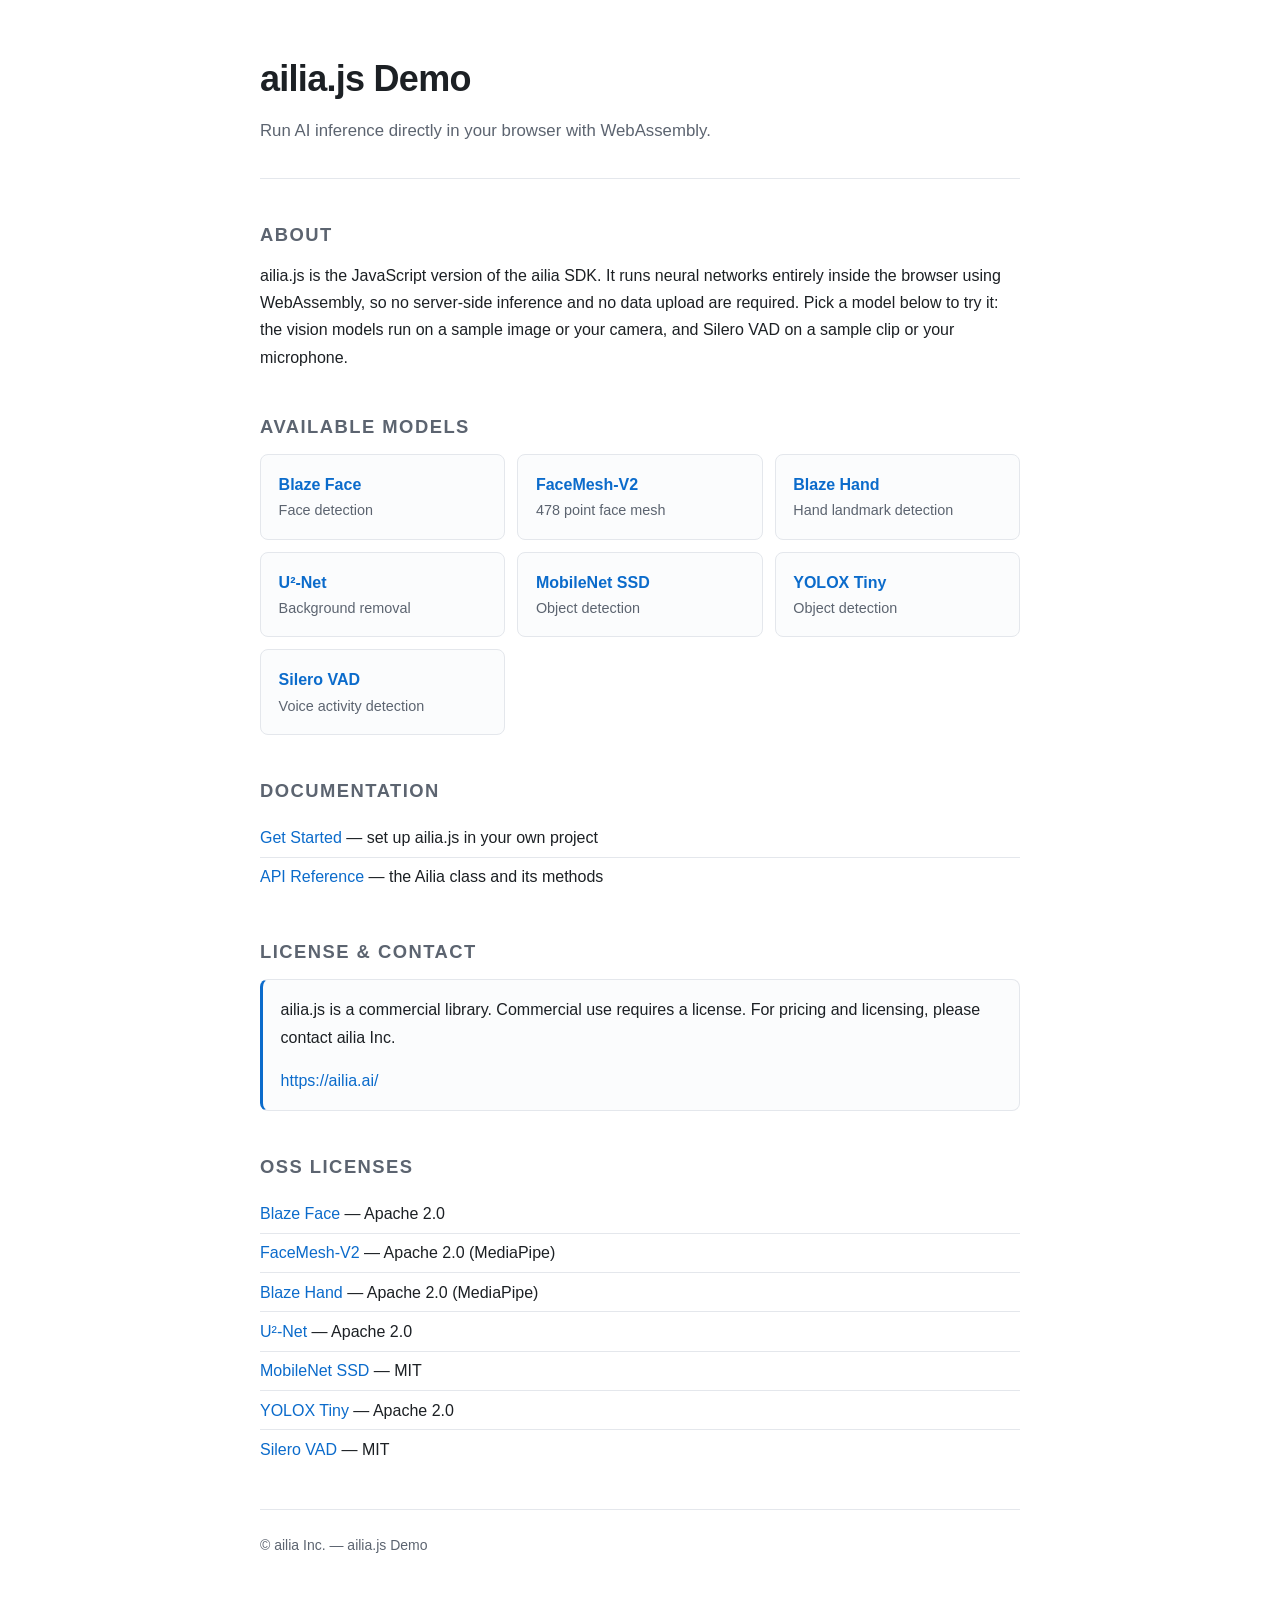
<file: index.html>
<!doctype html>
<html lang="en">

<head>
    <meta charset="utf-8" />
    <meta name="viewport" content="width=device-width, initial-scale=1" />
    <title>ailia.js Demo</title>
    <link rel="stylesheet" href="style.css" />
</head>

<body>
    <div class="page">

        <header class="site-header">
            <h1>ailia.js Demo</h1>
            <p class="tagline">Run AI inference directly in your browser with WebAssembly.</p>
        </header>

        <section>
            <h2>About</h2>
            <p>
                ailia.js is the JavaScript version of the ailia SDK. It runs neural networks
                entirely inside the browser using WebAssembly, so no server-side inference and
                no data upload are required. Pick a model below to try it: the vision models run
                on a sample image or your camera, and Silero VAD on a sample clip or your
                microphone.
            </p>
        </section>

        <section>
            <h2>Available models</h2>
            <div class="card-grid">
                <a class="card" href="blazeface/">
                    <span class="card-title">Blaze Face</span>
                    <span class="card-desc">Face detection</span>
                </a>
                <a class="card" href="facemesh_v2/">
                    <span class="card-title">FaceMesh-V2</span>
                    <span class="card-desc">478 point face mesh</span>
                </a>
                <a class="card" href="blazehand/">
                    <span class="card-title">Blaze Hand</span>
                    <span class="card-desc">Hand landmark detection</span>
                </a>
                <a class="card" href="u2netp/">
                    <span class="card-title">U&sup2;-Net</span>
                    <span class="card-desc">Background removal</span>
                </a>
                <a class="card" href="mobilenet_ssd/">
                    <span class="card-title">MobileNet SSD</span>
                    <span class="card-desc">Object detection</span>
                </a>
                <a class="card" href="yolox/">
                    <span class="card-title">YOLOX Tiny</span>
                    <span class="card-desc">Object detection</span>
                </a>
                <a class="card" href="silero_vad/">
                    <span class="card-title">Silero VAD</span>
                    <span class="card-desc">Voice activity detection</span>
                </a>
            </div>
        </section>

        <section>
            <h2>Documentation</h2>
            <ul class="link-list">
                <li><a href="https://docs.ailia.ai/en/js/">Get Started</a> &mdash; set up ailia.js in your own project</li>
                <li><a href="https://docs.ailia.ai/sdk/js/en/Ailia.html">API Reference</a> &mdash; the Ailia class and its methods</li>
            </ul>
        </section>

        <section>
            <h2>License &amp; contact</h2>
            <div class="note">
                <p>
                    ailia.js is a commercial library. Commercial use requires a license.
                    For pricing and licensing, please contact ailia Inc.
                </p>
                <p><a href="https://ailia.ai/">https://ailia.ai/</a></p>
            </div>
        </section>

        <section>
            <h2>OSS licenses</h2>
            <ul class="link-list">
                <li><a href="blazeface/LICENSE">Blaze Face</a> &mdash; Apache 2.0</li>
                <li><a href="facemesh_v2/LICENSE">FaceMesh-V2</a> &mdash; Apache 2.0 (MediaPipe)</li>
                <li><a href="blazehand/LICENSE">Blaze Hand</a> &mdash; Apache 2.0 (MediaPipe)</li>
                <li><a href="u2netp/LICENSE">U&sup2;-Net</a> &mdash; Apache 2.0</li>
                <li><a href="mobilenet_ssd/LICENSE">MobileNet SSD</a> &mdash; MIT</li>
                <li><a href="yolox/LICENSE">YOLOX Tiny</a> &mdash; Apache 2.0</li>
                <li><a href="silero_vad/LICENSE">Silero VAD</a> &mdash; MIT</li>
            </ul>
        </section>

        <footer class="site-footer">
            &copy; ailia Inc. &mdash; ailia.js Demo
        </footer>

    </div>
</body>

</html>
</file>
<file: style.css>
/* ailia.js Demo - shared stylesheet */

:root {
    --bg: #ffffff;
    --surface: #fbfcfd;
    --border: #e4e7ec;
    --text: #1c2024;
    --text-muted: #5c6470;
    --accent: #0b6bcb;
    --accent-hover: #095aab;
    --accent-soft: #f2f7fd;
    --error: #c62828;
    --radius: 8px;
    --mono: ui-monospace, SFMono-Regular, "SF Mono", Menlo, Consolas, monospace;
}

* {
    box-sizing: border-box;
}

body {
    margin: 0;
    padding: 0 1.5rem 4rem;
    background-color: var(--bg);
    color: var(--text);
    font-family: -apple-system, BlinkMacSystemFont, "Helvetica Neue",
        "Hiragino Sans", "Noto Sans JP", Arial, sans-serif;
    font-size: 16px;
    line-height: 1.7;
}

/* Layout ------------------------------------------------------------------ */

.page {
    max-width: 760px;
    margin: 0 auto;
}

/* Demo pages put the input and the result side by side, so they need more room */
.page--wide {
    max-width: 1080px;
}

.site-header {
    padding: 3rem 0 2rem;
    border-bottom: 1px solid var(--border);
    margin-bottom: 2.5rem;
}

.site-header h1 {
    margin: 0;
    font-size: 2.25rem;
    letter-spacing: -0.02em;
}

.tagline {
    margin: 0.5rem 0 0;
    color: var(--text-muted);
    font-size: 1.05rem;
}

.back-link {
    display: inline-block;
    margin-bottom: 0.75rem;
    font-size: 0.9rem;
}

section {
    margin-bottom: 2.5rem;
}

section > h2 {
    margin: 0 0 0.75rem;
    font-size: 1.15rem;
    text-transform: uppercase;
    letter-spacing: 0.08em;
    color: var(--text-muted);
}

p {
    margin: 0 0 1rem;
}

/* Links ------------------------------------------------------------------- */

a {
    color: var(--accent);
    text-decoration: none;
}

a:hover {
    text-decoration: underline;
}

/* Model cards ------------------------------------------------------------- */

.card-grid {
    display: grid;
    grid-template-columns: repeat(auto-fit, minmax(220px, 1fr));
    gap: 0.75rem;
}

.card {
    display: block;
    padding: 1rem 1.1rem;
    background: var(--surface);
    border: 1px solid var(--border);
    border-radius: var(--radius);
    color: inherit;
}

.card:hover {
    border-color: var(--accent);
    background: var(--accent-soft);
    text-decoration: none;
}

.card-title {
    display: block;
    font-weight: 600;
    color: var(--accent);
}

.card-desc {
    display: block;
    font-size: 0.9rem;
    color: var(--text-muted);
}

/* Plain link lists -------------------------------------------------------- */

.link-list {
    margin: 0;
    padding: 0;
    list-style: none;
}

.link-list li {
    padding: 0.35rem 0;
    border-bottom: 1px solid var(--border);
}

.link-list li:last-child {
    border-bottom: none;
}

/* Notes ------------------------------------------------------------------- */

.note {
    padding: 1rem 1.1rem;
    background: var(--surface);
    border: 1px solid var(--border);
    border-left: 3px solid var(--accent);
    border-radius: var(--radius);
}

.note p:last-child {
    margin-bottom: 0;
}

.site-footer {
    padding-top: 1.5rem;
    border-top: 1px solid var(--border);
    color: var(--text-muted);
    font-size: 0.875rem;
}

/* Demo pages: status line ------------------------------------------------- */

.status-container {
    display: inline-block;
    margin: 0 0 1.25rem;
    padding: 0.35rem 0.8rem;
    background: var(--accent-soft);
    border: 1px solid var(--border);
    border-radius: 999px;
    color: var(--text-muted);
    font-size: 0.9rem;
}

.status-container.error {
    background: #fdf1f1;
    border-color: #f2c9c9;
    color: var(--error);
    font-weight: 600;
}

/* Demo pages: controls --------------------------------------------------- */

.controls {
    display: flex;
    flex-wrap: wrap;
    gap: 0.6rem;
    margin-bottom: 2rem;
}

button {
    padding: 0.55rem 1.1rem;
    background: var(--accent);
    border: 1px solid var(--accent);
    border-radius: var(--radius);
    color: #fff;
    font-family: inherit;
    font-size: 0.95rem;
    cursor: pointer;
}

button:hover {
    background: var(--accent-hover);
    border-color: var(--accent-hover);
}

/* Buttons stay hidden until the model files have been loaded */
.singleImageButton,
.videoStreamButton {
    visibility: hidden;
}

.model-loaded .singleImageButton,
.model-loaded .videoStreamButton {
    visibility: visible;
}

/* Demo pages: input / output panels -------------------------------------- */

.io-container {
    display: grid;
    grid-template-columns: repeat(auto-fit, minmax(min(100%, 320px), 1fr));
    gap: 1rem;
    align-items: start;
}

.io-container > * {
    min-width: 0;
    padding: 1rem 1.1rem;
    background: var(--surface);
    border: 1px solid var(--border);
    border-radius: var(--radius);
}

.io-container h2 {
    margin: 0 0 0.75rem;
    font-size: 0.8rem;
    text-transform: uppercase;
    letter-spacing: 0.08em;
    color: var(--text-muted);
}

.io-container img,
.io-container video,
.io-container canvas {
    max-width: 100%;
    max-height: 500px;
    border-radius: 4px;
}

.sample-image {
    cursor: pointer;
}

/* The overlay canvas is absolutely positioned on top of the result canvas */
.result-container {
    position: relative;
}

.result-json {
    margin: 0.75rem 0 0;
    max-height: 260px;
    overflow: auto;
    color: var(--text-muted);
    font-family: var(--mono);
    font-size: 0.8rem;
    line-height: 1.5;
    white-space: pre;
}

.result-json:empty {
    display: none;
}

/* Silero VAD: waveform and segment list ---------------------------------- */

.waveform {
    display: block;
    width: 100%;
    height: auto;
    border: 1px solid var(--border);
    border-radius: var(--radius);
}

.waveform-caption {
    margin: 0.5rem 0 0;
    color: var(--text-muted);
    font-size: 0.875rem;
}

.segment-list li {
    display: flex;
    align-items: center;
    gap: 0.6rem;
    font-size: 0.9rem;
}

.segment-play {
    padding: 0.2rem 0.6rem;
    font-size: 0.8rem;
}

button:disabled {
    background: var(--border);
    border-color: var(--border);
    color: var(--text-muted);
    cursor: default;
}

.device-select {
    padding: 0.5rem 0.6rem;
    background: var(--surface);
    border: 1px solid var(--border);
    border-radius: var(--radius);
    color: var(--text);
    font-family: inherit;
    font-size: 0.95rem;
    max-width: 16rem;
}
</file>
